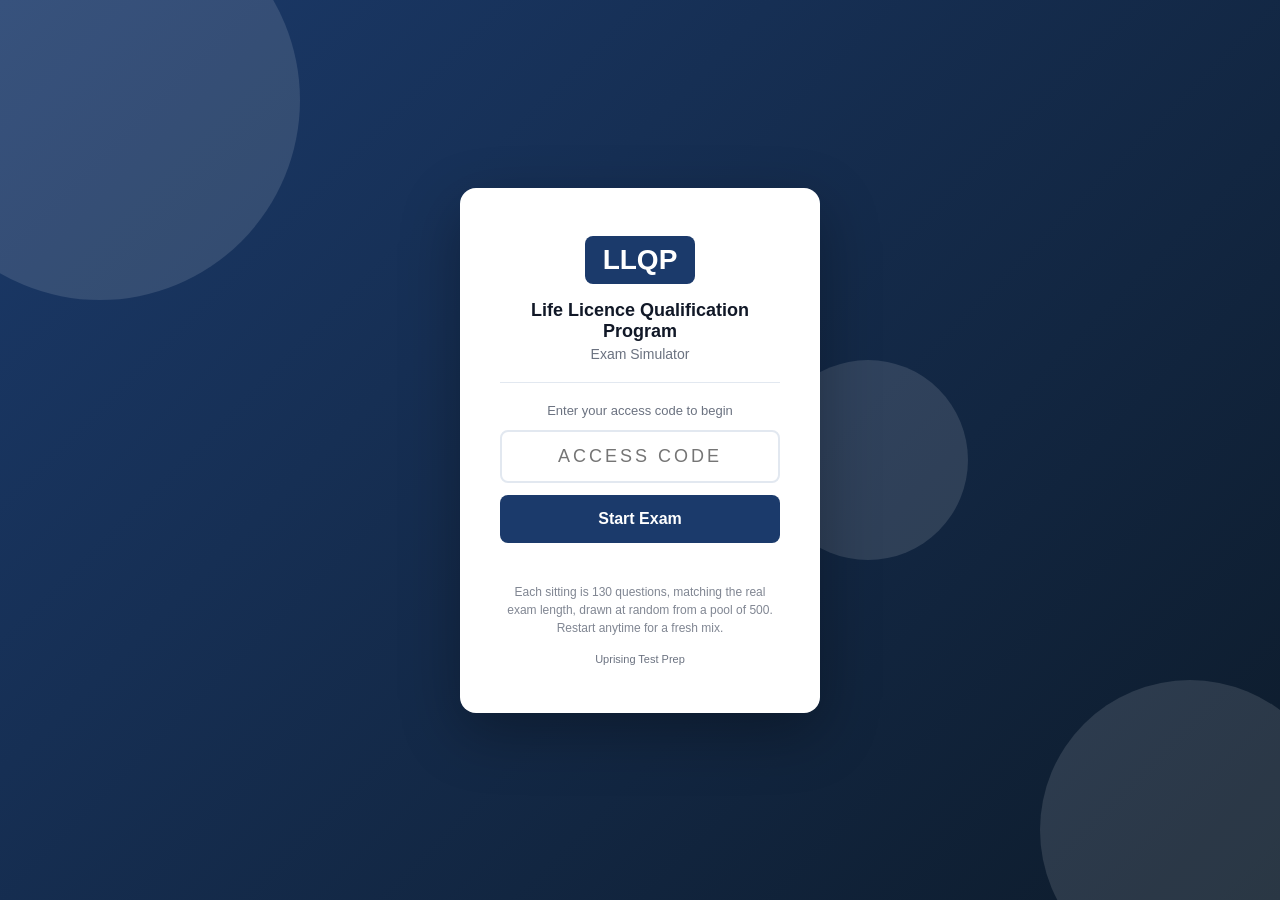
<file: index.html>
<!DOCTYPE html>
<html lang="en">
<head>
  <meta charset="UTF-8" />
  <meta name="viewport" content="width=device-width, initial-scale=1.0, viewport-fit=cover" />
  <meta name="apple-mobile-web-app-capable" content="yes" />
  <meta name="apple-mobile-web-app-status-bar-style" content="black-translucent" />
  <title>LLQP Exam Simulator</title>
  <link rel="stylesheet" href="style.css" />
</head>
<body>

<div id="access-gate">
  <div class="gate-bg-shapes">
    <div class="shape shape-1"></div>
    <div class="shape shape-2"></div>
    <div class="shape shape-3"></div>
  </div>
  <div class="gate-card">
    <div class="gate-logo">
      <div class="logo-badge">LLQP</div>
    </div>
    <h1 class="gate-title">Life Licence Qualification Program</h1>
    <p class="gate-subtitle">Exam Simulator</p>
    <div class="gate-divider"></div>
    <p class="gate-instruction">Enter your access code to begin</p>
    <input type="text" id="access-code-input" class="gate-input"
           placeholder="Access Code" autocomplete="off"
           maxlength="20" spellcheck="false" />
    <button id="access-btn" class="gate-btn">Start Exam</button>
    <p id="access-error" class="gate-error"></p>
    <p class="gate-pool-note">Each sitting is 130 questions, matching the real exam length, drawn at random from a pool of 500. Restart anytime for a fresh mix.</p>
    <p class="gate-hint">Uprising Test Prep</p>
  </div>
</div>

<div id="app" style="display:none">
  <header class="top-bar">
    <div class="bar-left">
      <span class="bar-logo">LLQP</span>
      <span class="bar-title">Exam Simulator</span>
    </div>
    <div class="bar-right">
      <span class="bar-timer" id="timer-display">--:--</span>
      <button class="bar-btn" id="flag-btn">Flag</button>
      <button class="bar-btn bar-btn-primary" id="submit-btn">
        <span class="btn-full">Submit Exam</span>
        <span class="btn-short">Submit</span>
      </button>
    </div>
  </header>

  <div class="progress-strip">
    <div class="progress-bar" id="progress-bar"></div>
  </div>

  <main class="exam-main">
    <div class="question-panel">
      <div class="q-meta">
        <span id="q-counter"></span>
        <span class="q-pool-chip" title="This sitting is 130 questions, matching the real exam length, drawn at random from a pool of 500. Restart for a fresh mix.">500 Questions Available</span>
        <span id="q-domain" class="q-domain-tag"></span>
        <span id="q-flag-indicator" class="flag-chip" style="display:none">Flagged</span>
      </div>
      <!-- Shared text for a linked cluster (a clinical case, a reading
           passage). It sits ABOVE the stem, which is the one thing that
           legitimately precedes it, and repeats on every question in the
           cluster so nobody has to page backwards. -->
      <div id="q-cluster-wrap" class="cluster-wrap" style="display:none"></div>
      <p id="question-text" class="q-text"></p>
      <!-- The picture sits BELOW the question text so the simulator matches
           the printed book exactly: stem, then picture, then options. They
           used to disagree (book put the picture under the stem, simulator put
           it above), so no single wording could be true in both places, and
           184 of MLPAO's 185 image questions said "shown above" while the
           book printed the picture below the sentence. Write stems with
           neutral wording ("the strip shown", "the diagram shows") and this
           whole class of bug cannot come back. -->
      <div id="q-image-wrap" style="display:none; margin-bottom:14px;"></div>
      <div id="options-list" class="options-list"></div>
      <div id="explanation-box" class="explanation-box" style="display:none">
        <div class="explanation-label">Explanation</div>
        <p id="explanation-text" class="explanation-text"></p>
      </div>
    </div>
    <div class="nav-bar">
      <button class="nav-btn" id="prev-btn">&#8592; Prev</button>
      <button class="nav-btn nav-btn-map" id="map-btn">Question Map</button>
      <button class="nav-btn nav-btn-next" id="next-btn">Next &#8594;</button>
    </div>
  </main>
</div>

<!-- Question Map Modal -->
<div id="map-modal" style="display:none">
  <div class="map-backdrop" id="map-backdrop"></div>
  <div class="map-panel">
    <div class="map-header">
      <span class="map-title">Question Map</span>
      <button id="map-close" class="map-close-btn">&#x2715; Close</button>
    </div>
    <div class="map-legend">
      <span class="leg-item"><span class="leg-swatch leg-answered"></span>Answered</span>
      <span class="leg-item"><span class="leg-swatch leg-flagged"></span>Flagged</span>
      <span class="leg-item"><span class="leg-swatch leg-unanswered"></span>Unanswered</span>
    </div>
    <div id="q-grid" class="q-grid"></div>
  </div>
</div>

<div id="results-screen" style="display:none">
  <div class="results-card">
    <div class="res-header">
      <div class="res-badge">LLQP</div>
      <h2 id="res-status" class="res-status"></h2>
      <p id="res-score" class="res-score"></p>
    </div>
    <div id="res-domains" class="res-domains"></div>
    <p class="mode-pool-note">This sitting drew 130 questions from a pool of 500. Restart for a fresh mix.</p>
    <button id="res-review-btn" class="res-btn">Review Answers</button>
    <button id="res-restart-btn" class="res-btn res-btn-secondary">Restart</button>
  </div>
</div>

<script src="questions.js"></script>
<script src="app.js"></script>
</body>
</html>
</file>
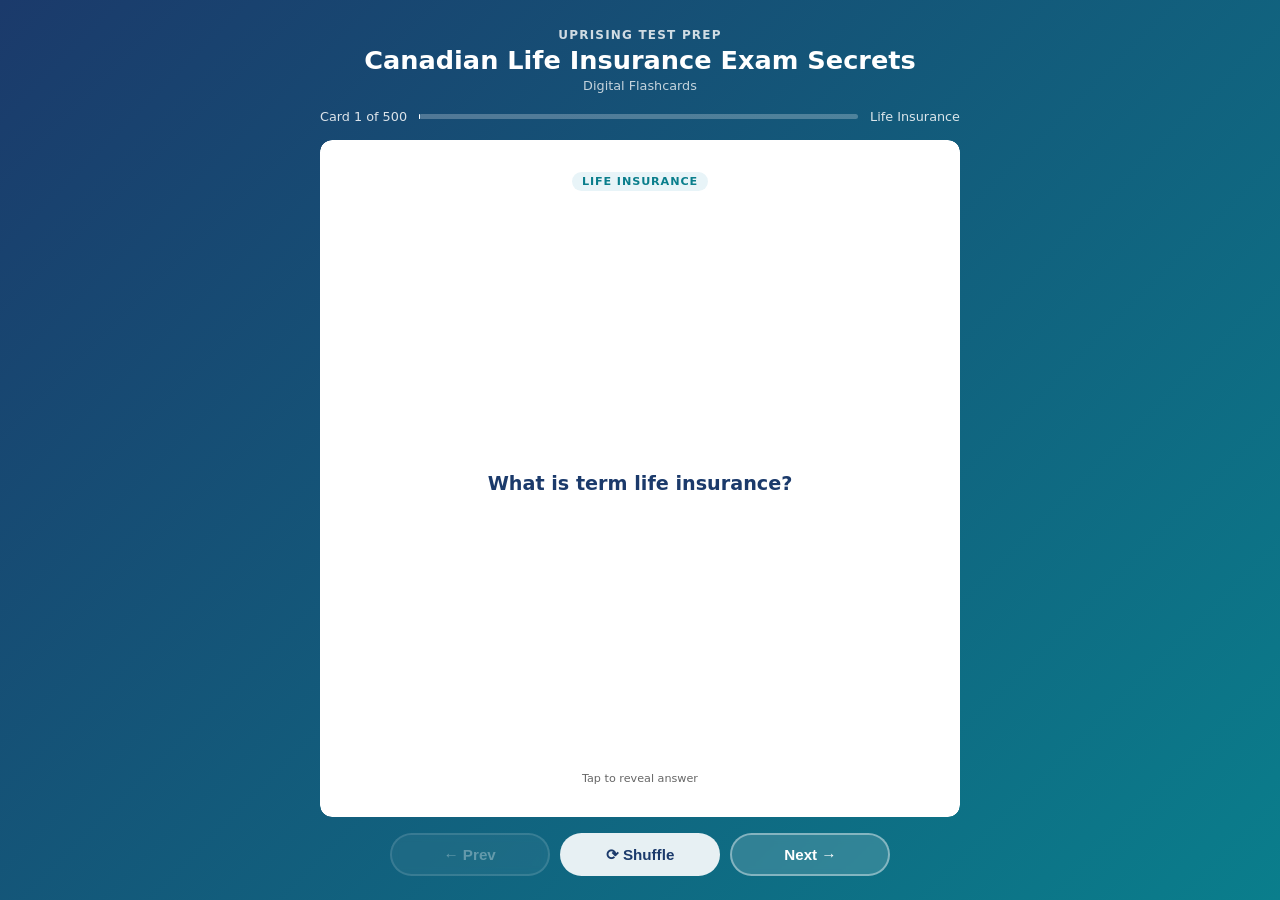
<file: flashcards/index.html>
<!DOCTYPE html>
<html lang="en">
<head>
  <meta charset="UTF-8">
  <meta name="viewport" content="width=device-width, initial-scale=1.0">
  <title>LLQP Canadian Life Insurance Exam Secrets: Flashcards</title>
  <style>
    :root {
      --blue:   #1B3A6B;
      --teal:   #0A7E8C;
      --ltblue: #E8F4F8;
      --white:  #FFFFFF;
      --text:   #1A1A1A;
      --muted:  #666;
      --radius: 12px;
    }
    * { box-sizing: border-box; margin: 0; padding: 0; }
    html, body { height: 100%; }
    body {
      font-family: 'Segoe UI', system-ui, sans-serif;
      background: linear-gradient(135deg, var(--blue) 0%, var(--teal) 100%);
      /* Pinned, not min-height: the page must never grow, or the controls
         get pushed below the fold on iOS where 100dvh and height:100%
         disagree. The height:100% rule above is the pre-dvh fallback. */
      height: 100dvh;
      max-height: 100dvh;
      overflow: hidden;
      display: flex;
      flex-direction: column;
      align-items: center;
      padding: 1.25rem 1rem 1rem;
      gap: 0.75rem;
      overflow-x: hidden;
    }
    header { text-align: center; color: #fff; flex-shrink: 0; }
    header .brand { font-size: 0.75rem; font-weight: 700; letter-spacing: 0.1em; opacity: 0.8; text-transform: uppercase; }
    header h1 { font-size: 1.3rem; font-weight: 800; margin-top: 0.2rem; }
    header .subtitle { font-size: 0.8rem; opacity: 0.75; margin-top: 0.15rem; }
    #progress-info {
      display: flex; align-items: center; gap: 0.75rem;
      color: rgba(255,255,255,0.85); font-size: 0.8rem;
      flex-shrink: 0; width: 100%; max-width: 640px;
    }
    #progress-bar-track {
      flex: 1; background: rgba(255,255,255,0.25);
      border-radius: 4px; height: 5px;
    }
    #progress-bar-fill { height: 100%; background: #fff; border-radius: 4px; transition: width 0.3s; }
    .card-scene {
      width: 100%; max-width: 640px;
      perspective: 1200px;
      cursor: pointer;
      flex: 1; min-height: 0;
      display: flex; flex-direction: column;
    
      /* WebKit does not clip overflow inside a preserve-3d context, so the
         answer pane's own clip is dropped and a long answer paints over the
         Prev/Next row. This element only sets the perspective and is NOT
         itself in the 3D context, so its clip is honoured in every engine. */
      overflow: hidden;
      border-radius: var(--radius);
    }
    .card-inner {
      position: relative; width: 100%;
      flex: 1; min-height: 0;
      transition: transform 0.55s cubic-bezier(.4,0,.2,1);
      transform-style: preserve-3d;
    }
    .card-scene.flipped .card-inner { transform: rotateY(180deg); }
    .card-face {
      position: absolute; inset: 0;
      backface-visibility: hidden; -webkit-backface-visibility: hidden;
      border-radius: var(--radius);
      display: flex; flex-direction: column;
      padding: 1.5rem 1.75rem;
      box-shadow: 0 12px 40px rgba(0,0,0,0.2);
      overflow: hidden;
    
      /* Painting through a mask forces WebKit to allocate a real clipping
         layer for a 3D-transformed element, which is what makes the
         overflow:hidden and the rounded corners above actually apply. */
      -webkit-mask-image: -webkit-radial-gradient(#fff, #000);
              mask-image: radial-gradient(#fff, #000);
    }
    .card-front { background: var(--white); align-items: center; justify-content: center; }
    .card-back  { background: var(--ltblue); transform: rotateY(180deg); }
    .card-badge {
      font-size: 0.7rem; font-weight: 700; text-transform: uppercase;
      letter-spacing: 0.08em;
      background: var(--ltblue); color: var(--teal);
      padding: 0.2rem 0.65rem; border-radius: 20px;
      margin-bottom: 0.85rem; flex-shrink: 0;
    }
    .card-back .card-badge { background: rgba(10,126,140,0.12); }
    .card-front .q-text {
      font-size: 1.1rem; font-weight: 600; color: var(--blue); line-height: 1.55;
      text-align: center; overflow-y: auto; flex: 1;
      display: flex; align-items: center; justify-content: center;
      scrollbar-width: thin; scrollbar-color: rgba(27,58,107,0.3) transparent;
    }
    .card-back .a-label { font-size: 0.7rem; font-weight: 700; color: var(--teal); text-transform: uppercase; letter-spacing: 0.08em; margin-bottom: 0.4rem; flex-shrink: 0; }
    .card-back .a-text  {
      font-size: 0.975rem; color: var(--text); line-height: 1.65;
      overflow-y: auto; flex: 1; min-height: 0; padding-right: 4px;
      scrollbar-width: thin; scrollbar-color: rgba(10,126,140,0.4) transparent;
    
      -webkit-overflow-scrolling: touch;
      overscroll-behavior: contain;
    }
    .card-back .a-text::-webkit-scrollbar { width: 4px; }
    .card-back .a-text::-webkit-scrollbar-track { background: transparent; }
    .card-back .a-text::-webkit-scrollbar-thumb { background: rgba(10,126,140,0.4); border-radius: 4px; }
    .tap-hint { flex-shrink: 0; margin-top: 0.6rem; font-size: 0.7rem; color: var(--muted); text-align: center; }
    .card-back .tap-hint { color: var(--teal); opacity: 0.7; }
    .controls {
      display: flex; gap: 0.65rem; flex-wrap: nowrap;
      justify-content: center; flex-shrink: 0;
      width: 100%; max-width: 640px;
      padding-bottom: env(safe-area-inset-bottom, 0px);
    }
    .btn {
      padding: 0.6rem 1.2rem; border-radius: 50px;
      border: 2px solid rgba(255,255,255,0.4);
      background: rgba(255,255,255,0.15); color: #fff;
      font-weight: 700; font-size: 0.875rem; cursor: pointer;
      transition: all 0.2s; backdrop-filter: blur(4px);
      white-space: nowrap; flex: 1; max-width: 160px;
    }
    .btn:hover { background: rgba(255,255,255,0.3); border-color: rgba(255,255,255,0.7); }
    .btn:active { transform: scale(0.96); }
    .btn:disabled { opacity: 0.35; cursor: not-allowed; }
    .btn.btn-primary { background: rgba(255,255,255,0.9); color: var(--blue); border-color: transparent; }
    .btn.btn-primary:hover { background: #fff; }
    #loading { color: rgba(255,255,255,0.8); font-size: 1rem; text-align: center; padding: 3rem; flex: 1; }
    @media (min-width: 768px) {
      body { padding: 1.75rem 1.5rem 1.5rem; gap: 1rem; }
      header h1 { font-size: 1.6rem; }
      .card-face { padding: 2rem 2.5rem; }
      .card-front .q-text { font-size: 1.2rem; }
      .card-back .a-text { font-size: 1.05rem; }
      .btn { font-size: 0.95rem; padding: 0.65rem 1.4rem; }
    }
    @media (max-width: 380px) {
      body { padding: 0.75rem; gap: 0.5rem; }
      header .brand { font-size: 0.65rem; }
      header h1 { font-size: 1.1rem; }
      header .subtitle { display: none; }
      .card-face { padding: 1rem 1.1rem; }
      .card-front .q-text { font-size: 0.975rem; }
      .card-back .a-text { font-size: 0.875rem; }
      .btn { font-size: 0.8rem; padding: 0.5rem 0.75rem; }
    }
  </style>
</head>
<body>
<header>
  <div class="brand">Uprising Test Prep</div>
  <h1>Canadian Life Insurance Exam Secrets</h1>
  <div class="subtitle">Digital Flashcards</div>
</header>
<div id="progress-info">
  <span id="card-counter">Card 1</span>
  <div id="progress-bar-track"><div id="progress-bar-fill" style="width:0%"></div></div>
  <span id="domain-label"></span>
</div>
<div id="loading">Loading flashcards...</div>
<div class="card-scene" id="card-scene" style="display:none" onclick="flipCard()">
  <div class="card-inner" id="card-inner">
    <div class="card-face card-front">
      <div class="card-badge" id="front-badge"></div>
      <div class="q-text" id="q-text"></div>
      <div class="tap-hint">Tap to reveal answer</div>
    </div>
    <div class="card-face card-back">
      <div class="card-badge" id="back-badge">Answer</div>
      <div class="a-label">Answer</div>
      <div class="a-text" id="a-text"></div>
      <div class="tap-hint">Tap to flip back</div>
    </div>
  </div>
</div>
<div class="controls" id="controls" style="display:none">
  <button class="btn" id="prev-btn" onclick="event.stopPropagation();move(-1)" disabled>&#8592; Prev</button>
  <button class="btn btn-primary" onclick="event.stopPropagation();shuffleCards()">&#10227; Shuffle</button>
  <button class="btn" id="next-btn" onclick="event.stopPropagation();move(1)">Next &#8594;</button>
</div>
<script>
const DOMAIN_LABELS = {
  life_insurance: "Life Insurance",
  accident_and_sickness_insurance: "Accident and Sickness Insurance",
  segregated_funds_and_annuities: "Segregated Funds and Annuities",
  ethics_and_professional_practice: "Ethics and Professional Practice",
};
let cards   = [];
let current = 0;
async function init() {
  try {
    const res = await fetch('flashcards.json');
    if (!res.ok) throw new Error('Network error');
    cards = await res.json();
    document.getElementById('loading').style.display    = 'none';
    document.getElementById('card-scene').style.display = 'flex';
    document.getElementById('controls').style.display   = 'flex';
    show();
  } catch (e) {
    document.getElementById('loading').textContent = 'Error loading flashcards. Please try refreshing.';
  }
}
function domainLabel(key) {
  return DOMAIN_LABELS[key] || key.replace(/_/g, ' ').replace(/\b\w/g, c => c.toUpperCase());
}
function show() {
  const c = cards[current];
  document.getElementById('card-scene').classList.remove('flipped');
  document.getElementById('a-text').scrollTop = 0;
  const label = domainLabel(c.domain || c.chapter || '');
  document.getElementById('q-text').textContent       = c.front;
  document.getElementById('a-text').textContent       = c.back;
  document.getElementById('front-badge').textContent  = label;
  document.getElementById('back-badge').textContent   = label;
  document.getElementById('card-counter').textContent = `Card ${current+1} of ${cards.length}`;
  document.getElementById('domain-label').textContent = label;
  document.getElementById('progress-bar-fill').style.width = `${((current+1)/cards.length*100).toFixed(1)}%`;
  document.getElementById('prev-btn').disabled = current === 0;
  document.getElementById('next-btn').disabled = current === cards.length - 1;
}
function flipCard() { document.getElementById('card-scene').classList.toggle('flipped'); }
function move(dir) {
  const next = current + dir;
  if (next < 0 || next >= cards.length) return;
  current = next; show();
}
function shuffleCards() {
  for (let i = cards.length - 1; i > 0; i--) {
    const j = Math.floor(Math.random() * (i+1));
    [cards[i], cards[j]] = [cards[j], cards[i]];
  }
  current = 0; show();
}
document.addEventListener('keydown', e => {
  if (e.key === 'ArrowRight' || e.key === 'ArrowDown') move(1);
  else if (e.key === 'ArrowLeft' || e.key === 'ArrowUp') move(-1);
  else if (e.key === ' ' || e.key === 'Enter') { e.preventDefault(); flipCard(); }
});
init();
</script>
</body>
</html>
</file>
<file: style.css>
/* LLQP Exam Simulator, Styles */
:root {
  --primary:   #1B3A6B;
  --pass:      #059669;
  --fail:      #DC2626;
  --bg:        #F3F4F8;
  --card:      #FFFFFF;
  --border:    #E2E8F0;
  --text:      #111827;
  --muted:     #6B7280;
  --radius:    10px;
}
*, *::before, *::after { box-sizing: border-box; margin: 0; padding: 0; }
body {
  font-family: -apple-system, BlinkMacSystemFont, "Segoe UI", sans-serif;
  background: var(--bg);
  color: var(--text);
  height: 100vh;
  height: 100dvh;
  overflow: hidden;
  -webkit-text-size-adjust: 100%;
}

/* ── Access Gate ─────────────────────────────────────────────────────────── */
#access-gate {
  display: flex;
  align-items: center;
  justify-content: center;
  height: 100vh;
  height: 100dvh;
  background: linear-gradient(135deg, var(--primary) 0%, #0d1b2a 100%);
  position: relative;
  overflow: hidden;
  padding: 20px;
  padding-top: max(20px, env(safe-area-inset-top));
  padding-bottom: max(20px, env(safe-area-inset-bottom));
}
.gate-bg-shapes { position: absolute; inset: 0; pointer-events: none; }
.shape { position: absolute; border-radius: 50%; opacity: .12; background: #fff; }
.shape-1 { width: 400px; height: 400px; top: -100px; left: -100px; }
.shape-2 { width: 300px; height: 300px; bottom: -80px; right: -60px; }
.shape-3 { width: 200px; height: 200px; top: 40%; left: 60%; }
.gate-card {
  background: #fff;
  border-radius: 16px;
  padding: 48px 40px;
  text-align: center;
  width: 100%;
  max-width: 360px;
  position: relative;
  z-index: 1;
  box-shadow: 0 20px 60px rgba(0,0,0,.3);
}
.logo-badge {
  display: inline-block;
  background: var(--primary);
  color: #fff;
  font-weight: 800;
  font-size: 28px;
  padding: 8px 18px;
  border-radius: 8px;
}
.gate-title { font-size: 18px; font-weight: 700; margin-top: 16px; color: var(--text); }
.gate-subtitle { color: var(--muted); font-size: 14px; margin-top: 4px; }
.gate-divider { height: 1px; background: var(--border); margin: 20px 0; }
.gate-instruction { font-size: 13px; color: var(--muted); margin-bottom: 12px; }
.gate-input {
  width: 100%;
  padding: 14px 16px;
  border: 2px solid var(--border);
  border-radius: 8px;
  font-size: 18px;
  text-align: center;
  text-transform: uppercase;
  letter-spacing: 3px;
  outline: none;
}
.gate-input:focus { border-color: var(--primary); }
.gate-btn {
  width: 100%;
  margin-top: 12px;
  padding: 15px;
  background: var(--primary);
  color: #fff;
  border: none;
  border-radius: 8px;
  font-size: 16px;
  font-weight: 600;
  cursor: pointer;
  -webkit-tap-highlight-color: transparent;
}
.gate-btn:hover { opacity: .9; }
.gate-error { color: var(--fail); font-size: 13px; margin-top: 8px; min-height: 18px; }
.gate-hint { color: var(--muted); font-size: 11px; margin-top: 16px; }
.gate-pool-note { color: var(--muted); opacity: .85; font-size: 12px; margin-top: 14px; line-height: 1.5; }
.mode-pool-note { color: var(--muted); opacity: .85; font-size: 12.5px; text-align: center; margin: 4px 0 16px; line-height: 1.5; }

/* ── App shell ───────────────────────────────────────────────────────────── */
#app {
  display: flex;
  flex-direction: column;
  height: 100vh;
  height: 100dvh;
  padding-top: env(safe-area-inset-top);
}
.top-bar {
  display: flex;
  justify-content: space-between;
  align-items: center;
  background: var(--primary);
  color: #fff;
  padding: 0 20px;
  padding-left: max(20px, env(safe-area-inset-left));
  padding-right: max(20px, env(safe-area-inset-right));
  height: 52px;
  flex-shrink: 0;
  gap: 8px;
}
.bar-left { display: flex; align-items: center; gap: 8px; min-width: 0; }
.bar-logo { font-weight: 800; font-size: 18px; flex-shrink: 0; }
.bar-title { font-size: 14px; opacity: .8; white-space: nowrap; overflow: hidden; text-overflow: ellipsis; }
.bar-right { display: flex; align-items: center; gap: 8px; flex-shrink: 0; }
.bar-timer {
  font-variant-numeric: tabular-nums;
  font-size: 16px;
  font-weight: 600;
  min-width: 68px;
  text-align: right;
}
.bar-btn {
  padding: 7px 13px;
  background: rgba(255,255,255,.15);
  border: 1px solid rgba(255,255,255,.3);
  color: #fff;
  border-radius: 6px;
  cursor: pointer;
  font-size: 13px;
  white-space: nowrap;
  -webkit-tap-highlight-color: transparent;
  touch-action: manipulation;
}
.bar-btn:hover { background: rgba(255,255,255,.25); }
.bar-btn-primary {
  background: #fff;
  color: var(--primary);
  border-color: #fff;
  font-weight: 600;
}
.bar-btn-primary:hover { background: #f0f0f0; }
.btn-short { display: none; }
.btn-full  { display: inline; }

.progress-strip { height: 4px; background: rgba(0,0,0,.1); flex-shrink: 0; }
.progress-bar   { height: 100%; background: #4ade80; transition: width .3s; }

/* ── Main exam area ──────────────────────────────────────────────────────── */
.exam-main {
  flex: 1;
  overflow: hidden;
  display: flex;
  flex-direction: column;
  padding: 16px 20px 0;
  padding-left: max(16px, env(safe-area-inset-left));
  padding-right: max(16px, env(safe-area-inset-right));
  min-height: 0;
}
.question-panel { flex: 1; overflow-y: auto; padding-bottom: 12px; -webkit-overflow-scrolling: touch; }
.q-meta {
  display: flex;
  align-items: center;
  gap: 8px;
  margin-bottom: 12px;
  font-size: 13px;
  color: var(--muted);
  flex-wrap: wrap;
}
.q-domain-tag {
  background: var(--primary);
  color: #fff;
  padding: 2px 8px;
  border-radius: 4px;
  font-size: 11px;
  font-weight: 600;
}
.q-pool-chip {
  background: #EEF2FF;
  background: color-mix(in srgb, var(--primary) 12%, #fff);
  color: var(--primary);
  border: 1px solid var(--primary);
  padding: 2px 8px;
  border-radius: 10px;
  font-size: 11px;
  font-weight: 700;
  cursor: help;
  white-space: nowrap;
}
.flag-chip {
  background: #FEF3C7;
  color: #92400E;
  padding: 2px 8px;
  border-radius: 4px;
  font-size: 11px;
  font-weight: 600;
}
.cluster-wrap {
  border-left: 4px solid var(--primary, #1B3A6B);
  background: #F2F6FC; border-radius: 8px;
  padding: 10px 14px; margin-bottom: 16px;
}
.cluster-label {
  font-size: 11px; font-weight: 700; letter-spacing: 0.06em;
  text-transform: uppercase; color: var(--primary, #1B3A6B); margin-bottom: 6px;
}
.cluster-body {
  max-height: 38vh; overflow-y: auto; font-size: 15px; line-height: 1.6;
  -webkit-overflow-scrolling: touch;
}
.cluster-body p + p { margin-top: 10px; }
@media (min-width: 1100px) { .cluster-body { max-height: 52vh; } }

.q-image {
  max-width: 100%;
  /* Cap the height too. With only max-width, a tall exhibit renders at full
     width and pushes the stem and every option below the fold, so the question
     looks like it has no answers until the candidate scrolls. Found on CNPLE. */
  max-height: 62vh;
  width: auto;
  height: auto;
  object-fit: contain;
  border-radius: 6px;
  border: 1px solid var(--border);
  display: block;
  margin-bottom: 14px;
}
.q-text { font-size: 16px; line-height: 1.65; margin-bottom: 20px; }
.options-list { display: flex; flex-direction: column; gap: 10px; }
.option {
  display: flex;
  align-items: flex-start;
  gap: 12px;
  padding: 15px 16px;
  background: var(--card);
  border: 2px solid var(--border);
  border-radius: var(--radius);
  cursor: pointer;
  transition: .15s;
  -webkit-tap-highlight-color: transparent;
  touch-action: manipulation;
  min-height: 52px;
}
.option:hover  { border-color: var(--primary); background: #F8FAFF; }
.option.selected  { border-color: var(--primary); background: #EEF3FF; }
.option.correct   { border-color: #059669; background: #ECFDF5; }
.option.incorrect { border-color: #DC2626; background: #FEF2F2; }
.explanation-box {
  margin-top: 20px;
  padding: 16px 18px;
  background: #F0F9FF;
  border-left: 4px solid #2563EB;
  border-radius: 6px;
}
.explanation-label {
  font-size: 11px;
  font-weight: 700;
  text-transform: uppercase;
  letter-spacing: .06em;
  color: #2563EB;
  margin-bottom: 8px;
}
.explanation-text { font-size: 14.5px; line-height: 1.7; color: #1e293b; margin: 0; }
.opt-letter { font-weight: 700; font-size: 15px; color: var(--primary); min-width: 22px; padding-top: 1px; flex-shrink: 0; }
.opt-text   { font-size: 15px; line-height: 1.5; }

/* ── Nav bar ─────────────────────────────────────────────────────────────── */
.nav-bar {
  display: flex;
  align-items: center;
  gap: 8px;
  padding: 10px 0;
  padding-bottom: max(14px, env(safe-area-inset-bottom));
  flex-shrink: 0;
}
.nav-btn {
  flex: 1;
  padding: 13px 8px;
  background: var(--card);
  border: 1px solid var(--border);
  border-radius: 8px;
  cursor: pointer;
  font-size: 15px;
  font-weight: 500;
  text-align: center;
  -webkit-tap-highlight-color: transparent;
  touch-action: manipulation;
  min-height: 48px;
}
.nav-btn:hover      { background: #f0f0f0; }
.nav-btn-map {
  background: var(--bg);
  border-color: var(--primary);
  color: var(--primary);
  font-weight: 600;
}
.nav-btn-map:hover { background: #EEF3FF; }
.nav-btn-next {
  background: var(--primary);
  color: #fff;
  border-color: var(--primary);
}
.nav-btn-next:hover { opacity: .9; }

/* ── Question Map Modal ──────────────────────────────────────────────────── */
#map-modal {
  position: fixed;
  inset: 0;
  z-index: 1000;
  display: flex;
  flex-direction: column;
  justify-content: flex-end;
}
.map-backdrop { position: absolute; inset: 0; background: rgba(0,0,0,.5); }
.map-panel {
  position: relative;
  background: #fff;
  border-radius: 20px 20px 0 0;
  padding: 20px;
  padding-bottom: max(20px, env(safe-area-inset-bottom));
  max-height: 80vh;
  max-height: 80dvh;
  display: flex;
  flex-direction: column;
  box-shadow: 0 -4px 30px rgba(0,0,0,.2);
}
.map-header {
  display: flex;
  align-items: center;
  justify-content: space-between;
  margin-bottom: 12px;
  flex-shrink: 0;
}
.map-title { font-size: 17px; font-weight: 700; color: var(--text); }
.map-close-btn {
  padding: 8px 16px;
  background: var(--bg);
  border: 1px solid var(--border);
  border-radius: 8px;
  cursor: pointer;
  font-size: 14px;
  font-weight: 500;
  min-height: 40px;
  -webkit-tap-highlight-color: transparent;
  touch-action: manipulation;
}
.map-close-btn:hover { background: #e5e7eb; }
.map-legend { display: flex; gap: 16px; margin-bottom: 14px; flex-shrink: 0; flex-wrap: wrap; }
.leg-item { display: flex; align-items: center; gap: 6px; font-size: 13px; color: var(--muted); }
.leg-swatch {
  width: 16px;
  height: 16px;
  border-radius: 3px;
  border: 1px solid var(--border);
  background: var(--card);
  display: inline-block;
  flex-shrink: 0;
}
.leg-swatch.leg-answered  { background: var(--primary); border-color: var(--primary); }
.leg-swatch.leg-flagged   { background: #FEF3C7; border-color: #F59E0B; }
.leg-swatch.leg-unanswered { background: var(--card); }
.q-grid {
  display: flex;
  flex-wrap: wrap;
  gap: 6px;
  overflow-y: auto;
  flex: 1;
  padding-bottom: 8px;
  -webkit-overflow-scrolling: touch;
}
.grid-btn {
  width: 40px;
  height: 40px;
  border: 1px solid var(--border);
  border-radius: 6px;
  background: var(--card);
  font-size: 12px;
  cursor: pointer;
  font-weight: 500;
  -webkit-tap-highlight-color: transparent;
  touch-action: manipulation;
}
.grid-btn.answered { background: var(--primary); color: #fff; border-color: var(--primary); }
.grid-btn.flagged  { background: #FEF3C7; border-color: #F59E0B; }
.grid-btn.active   { outline: 3px solid var(--primary); outline-offset: 2px; }

/* ── Results ─────────────────────────────────────────────────────────────── */
#results-screen {
  display: flex;
  align-items: flex-start;
  justify-content: center;
  min-height: 100vh;
  min-height: 100dvh;
  background: var(--bg);
  overflow-y: auto;
  -webkit-overflow-scrolling: touch;
  padding: 20px 16px;
  padding-top: max(20px, env(safe-area-inset-top));
  padding-bottom: max(20px, env(safe-area-inset-bottom));
}
.results-card {
  background: var(--card);
  border-radius: 16px;
  padding: 40px;
  max-width: 480px;
  width: 100%;
  box-shadow: 0 8px 30px rgba(0,0,0,.1);
}
.res-header { text-align: center; margin-bottom: 24px; }
.res-badge {
  display: inline-block;
  background: var(--primary);
  color: #fff;
  font-weight: 800;
  font-size: 22px;
  padding: 6px 16px;
  border-radius: 8px;
}
.res-status { font-size: 36px; font-weight: 800; margin-top: 12px; }
.res-score  { font-size: 18px; color: var(--muted); margin-top: 4px; }
.res-domains { margin-bottom: 24px; display: flex; flex-direction: column; gap: 10px; }
.res-domain-row { display: flex; align-items: center; gap: 8px; font-size: 13px; }
.res-domain-name { width: 160px; font-weight: 500; flex-shrink: 0; }
.res-domain-bar-wrap { flex: 1; background: #E5E7EB; border-radius: 4px; height: 8px; overflow: hidden; }
.res-domain-bar { height: 100%; border-radius: 4px; transition: width .5s; }
.res-domain-pct { width: 36px; text-align: right; font-weight: 600; }
.res-btn {
  width: 100%;
  padding: 15px;
  background: var(--primary);
  color: #fff;
  border: none;
  border-radius: 8px;
  font-size: 15px;
  font-weight: 600;
  cursor: pointer;
  margin-bottom: 10px;
  min-height: 52px;
  -webkit-tap-highlight-color: transparent;
  touch-action: manipulation;
}
.res-btn:hover { opacity: .9; }
.res-btn-secondary {
  background: transparent;
  color: var(--primary);
  border: 2px solid var(--primary);
}
.res-btn-secondary:hover { background: var(--primary); color: #fff; }

/* ── Mobile breakpoint (phones ≤ 640px) ─────────────────────────────────── */
@media (max-width: 640px) {
  /* Gate card */
  .gate-card { padding: 32px 24px; }

  /* Top bar: hide long title text, swap Submit label */
  .bar-title  { display: none; }
  .btn-full   { display: none; }
  .btn-short  { display: inline; }
  .bar-right  { gap: 6px; }
  .bar-btn    { padding: 6px 10px; font-size: 12px; }
  .bar-timer  { font-size: 14px; min-width: 58px; }

  /* Exam main */
  .exam-main { padding: 12px 14px 0; }
  .q-text { font-size: 16px; }
  .opt-text { font-size: 15px; }

  /* Nav bar, bigger touch targets */
  .nav-btn { font-size: 14px; padding: 14px 6px; }

  /* Results */
  .results-card { padding: 28px 20px; }
  .res-domain-name { width: 110px; font-size: 12px; }
  .res-domain-pct  { font-size: 12px; }
  .res-status { font-size: 30px; }

  /* Map grid, slightly bigger buttons on phones */
  .grid-btn { width: 42px; height: 42px; }
}

/* ── Very small phones (≤ 380px) ────────────────────────────────────────── */
@media (max-width: 380px) {
  .bar-logo { font-size: 15px; }
  .bar-btn  { padding: 5px 8px; font-size: 11px; }
  .bar-timer { font-size: 13px; min-width: 52px; }
  .nav-btn  { font-size: 13px; }
  .grid-btn { width: 38px; height: 38px; font-size: 11px; }
}
</file>
